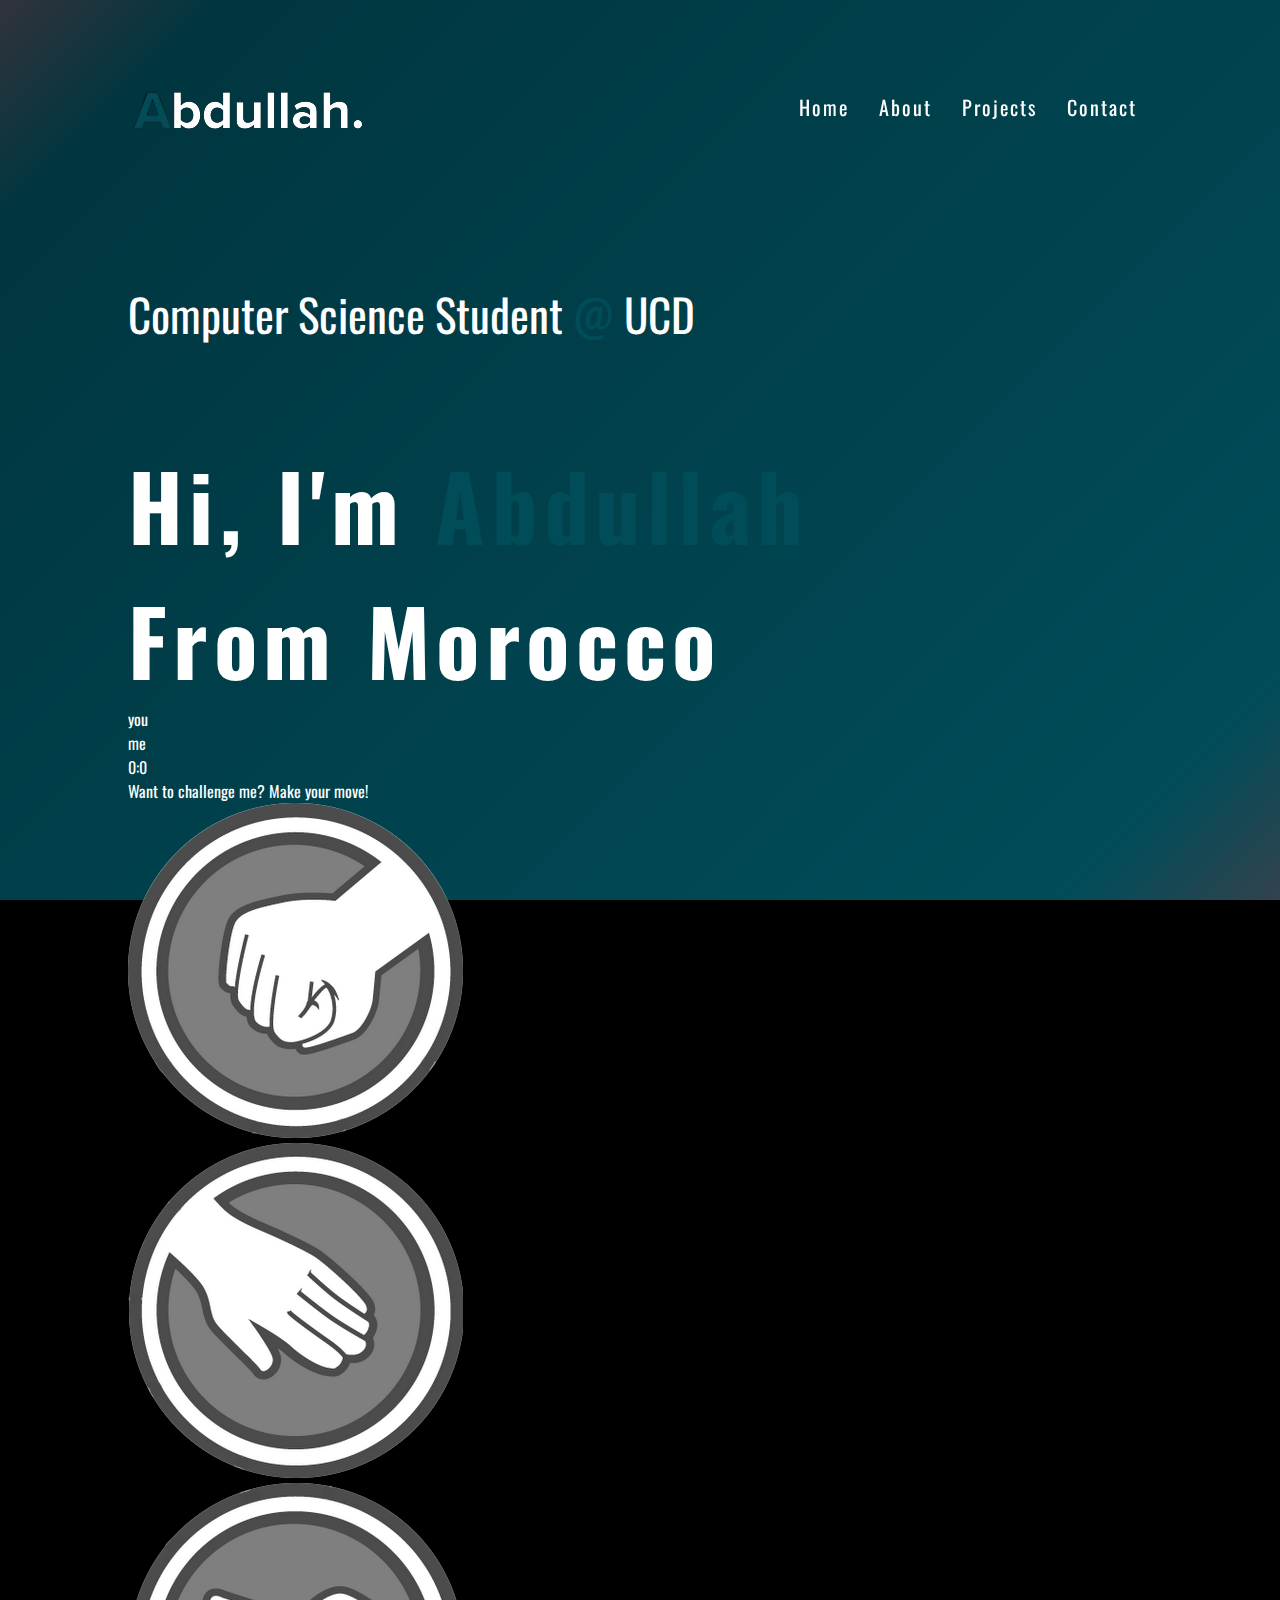
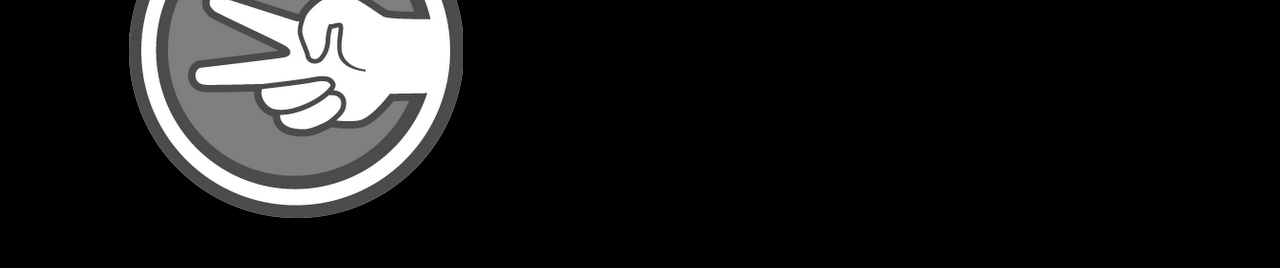
<file: index.html>
<!DOCTYPE html>
<html lang="en">
<head>
  <title>Abdullah's Portfolio</title>
  <meta charset="UTF-8">
  <meta name="viewport" content="width=device-width, initial-scale=1.0">
  <link rel="stylesheet" href="style.css">
  <link rel="stylesheet" href="https://cdnjs.cloudflare.com/ajax/libs/font-awesome/6.5.2/css/all.min.css"/>
</head>

<body>
<!----------header---------->
<div id="background">
  <div class="container">
    <nav>
      <a href="index.html">
        <img alt="logo" src="content/2-images/logo.png" class="logo">
      </a>
      <ul id="sidemenu">
        <li><a href="index.html">Home</a></li>
        <li><a href="about.html">About</a></li>
        <li><a href="projects.html">Projects</a></li>
        <li><a href="contact.html">Contact</a></li>
        <i class="fa-solid fa-xmark" onclick="closemenu()"></i>
      </ul>
      <i class="fa-solid fa-bars" onclick="openmenu()"></i>
    </nav>
    <div class="header-text">
      <p>Computer Science Student <span style="color: #004c59">@</span> UCD</p>
      <h1>Hi, I'm <span style="color: #004c59">Abdullah</span> <br>From Morocco</h1>
    </div>

    <div class="minigame">
      <div class="score-board">
        <div id="user-label" class="badge">you</div>
        <div id="computer-label" class="badge">me</div>
        <span id="user-score">0</span>:<span id="computer-score">0</span>
      </div>

      <div class="result">
        <p>Want to challenge me? Make your move!</p>
      </div>

      <div class="choices">
        <div class="choice" id="r">
          <img alt="rock" src="content/2-images/rock.png">
        </div>

        <div class="choice" id="p">
          <img alt="paper" src="content/2-images/paper.png">
        </div>

        <div class="choice" id="s">
          <img alt="scissors" src="content/2-images/scissors.png">
        </div>
      </div>

      
    </div>
    
  </div>
</div>





<script src="script.js"></script>
<script src="minigame.js"></script>
</body>
</html>
</file>
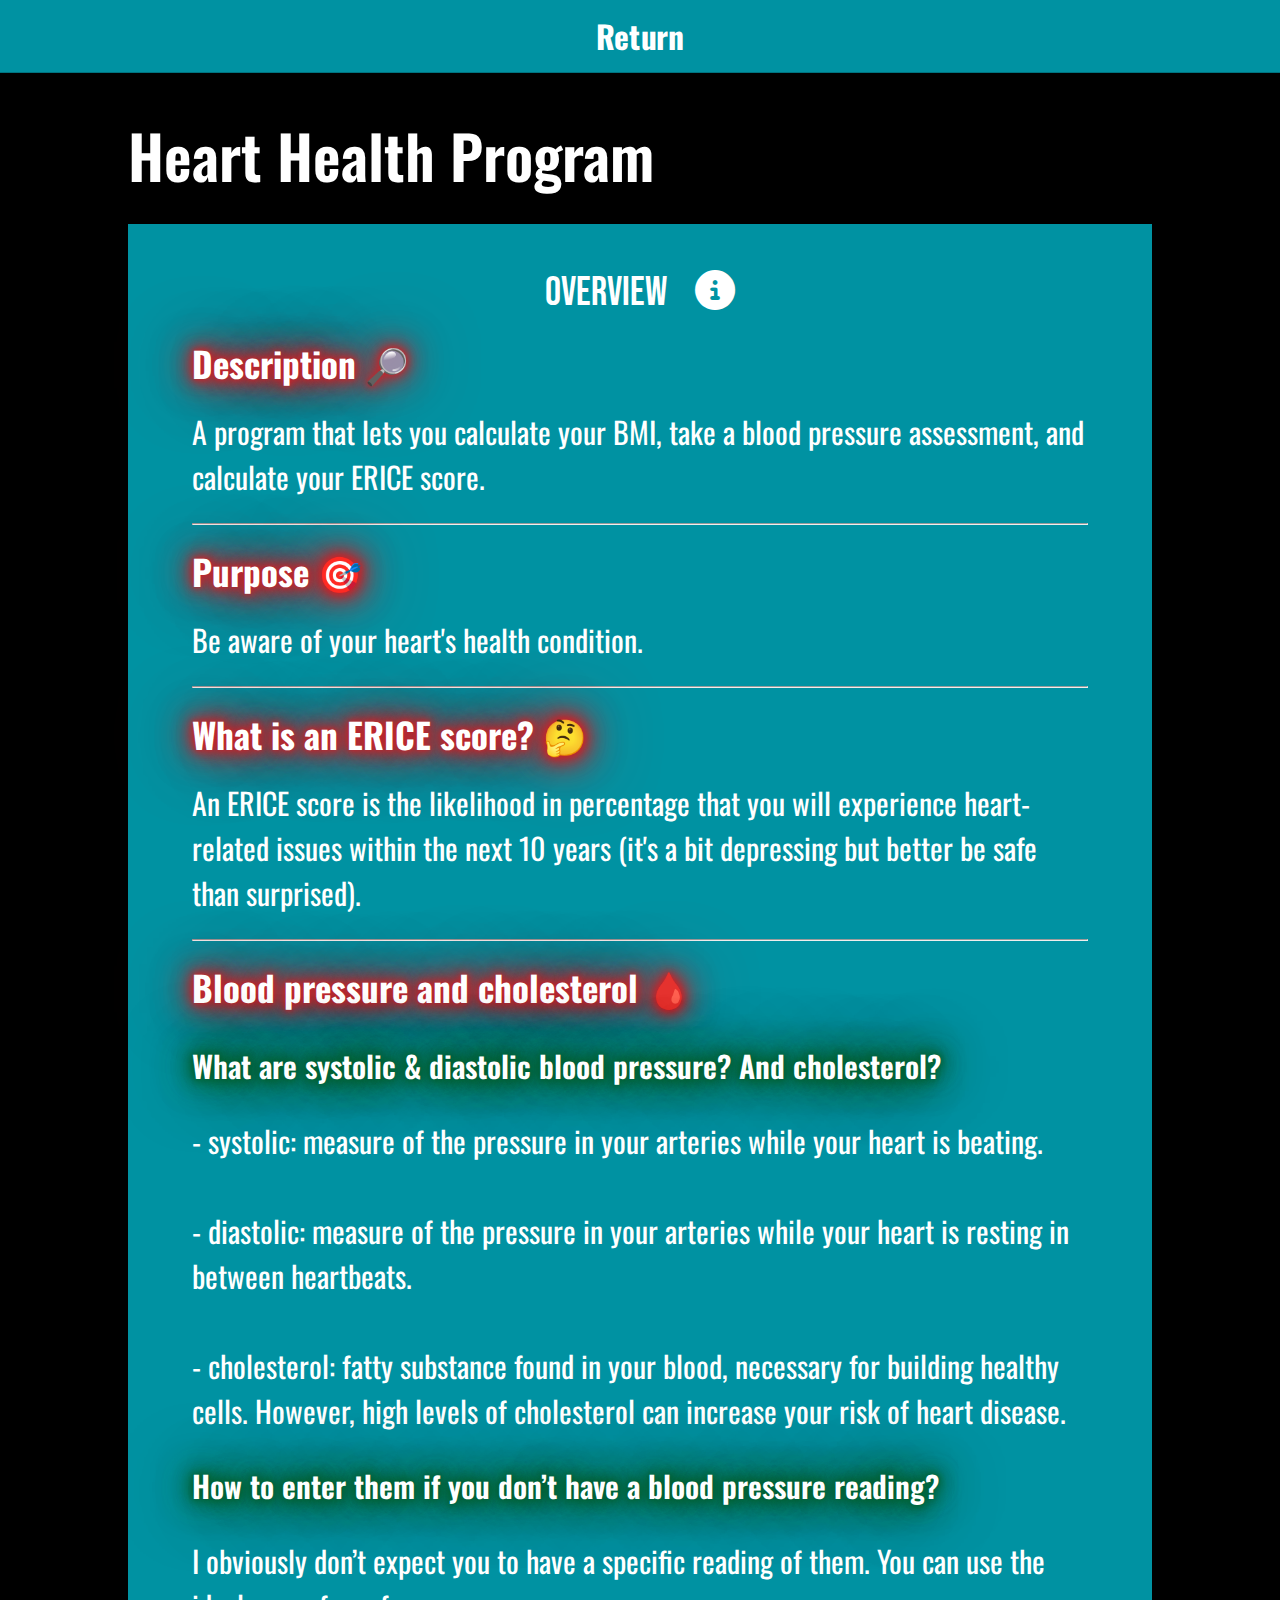
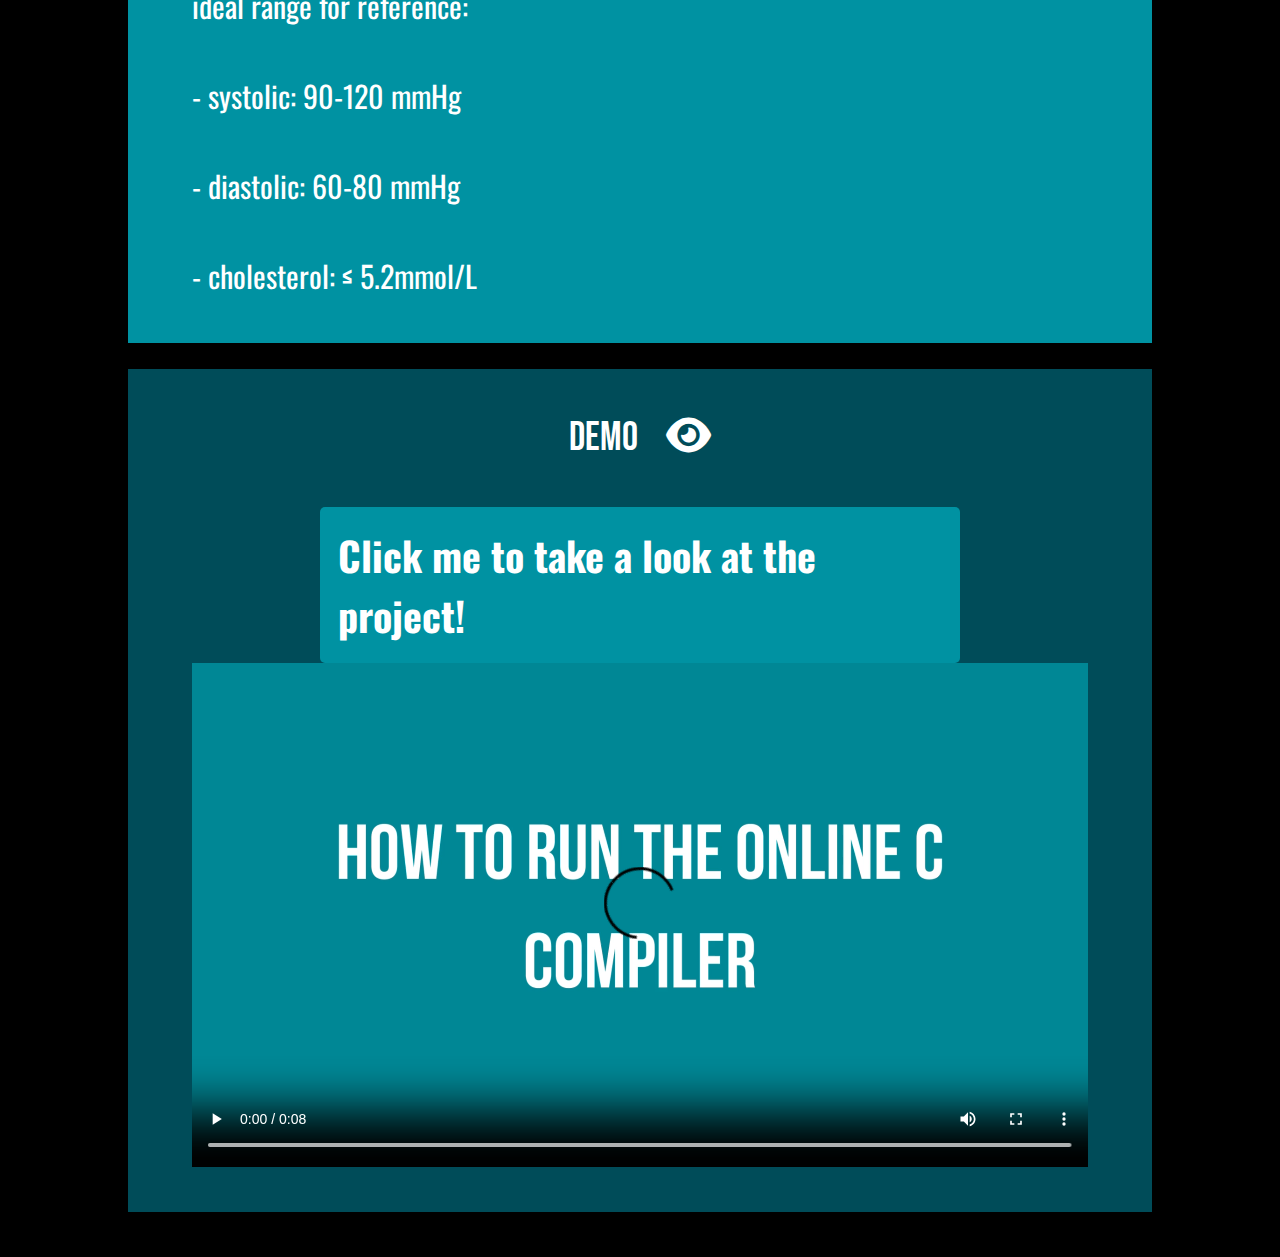
<file: 1-heart_health_program.html>
<!DOCTYPE html>
<html lang="en">
<head>
  <title>Heart Health Program</title>
  <meta charset="UTF-8">
  <meta name="viewport" content="width=device-width, initial-scale=1.0">
  <link rel="stylesheet" href="style.css">
  <link rel="stylesheet" href="https://cdnjs.cloudflare.com/ajax/libs/font-awesome/6.5.2/css/all.min.css"/>
</head>

<body>

<!----------return button---------->
<div class="container">
  <a href="index.html#projects" class="return-button">
    Return
  </a>
</div>

<!----------content---------->
<div class="container">
  <p class="title" id="project-title">Heart Health Program</p>
  
    <!----------description---------->
    <div class="project-row-1">
      <p class="sub-title">OVERVIEW <i class="fa-solid fa-circle-info"></i></p>

      <p class="project-header">Description 🔎</p>
      <p class="answer">
        A program that lets you calculate your BMI, take a blood pressure assessment, and calculate your ERICE score.
      </p>

      <br><hr>

      <p class="project-header">Purpose 🎯</p>
      <p class="answer">
        Be aware of your heart's health condition.
      </p>

      <br><hr>

      <p class="project-header">What is an ERICE score? 🤔</p>
      <p class="answer">
        An ERICE score is the likelihood in percentage that you will experience heart-related issues within the next 10 years (it's a bit depressing but better be safe than surprised).
      </p>

      <br><hr>

      <p class="project-header">Blood pressure and cholesterol 🩸</p>
      <p class="project-sub-header">What are systolic & diastolic blood pressure? And cholesterol?</p>
      <p class="answer">
        - systolic: measure of the pressure in your arteries while your heart is beating. <br><br>
        - diastolic: measure of the pressure in your arteries while your heart is resting in between heartbeats. <br><br>
        - cholesterol: fatty substance found in your blood, necessary for building healthy cells. However, high levels of cholesterol can increase your risk of heart disease.
      </p>

      <p class="project-sub-header">How to enter them if you don’t have a blood pressure reading?</p>
      <p class="answer">
        I obviously don’t expect you to have a specific reading of them. You can use the ideal range for reference: <br><br>

        - systolic: 90-120 mmHg <br><br>
        - diastolic: 60-80 mmHg <br><br>
        - cholesterol: ≤ 5.2mmol/L
      </p>

    </div>

    <!----------demo---------->
    <div class="project-row-2">
      <p class="sub-title"">DEMO <i class="fa-solid fa-eye"></i></p>

      <a href="https://onlinegdb.com/qvB1FkvDV" class="project-button">
        Click me to take a look at the project!
      </a>

      <video controls>
        <source src="project_tutorials/C_compiler.mp4" type="video/mp4">
      </video>

    </div>

<script src="script.js"></script>
</body>
</html>
</file>
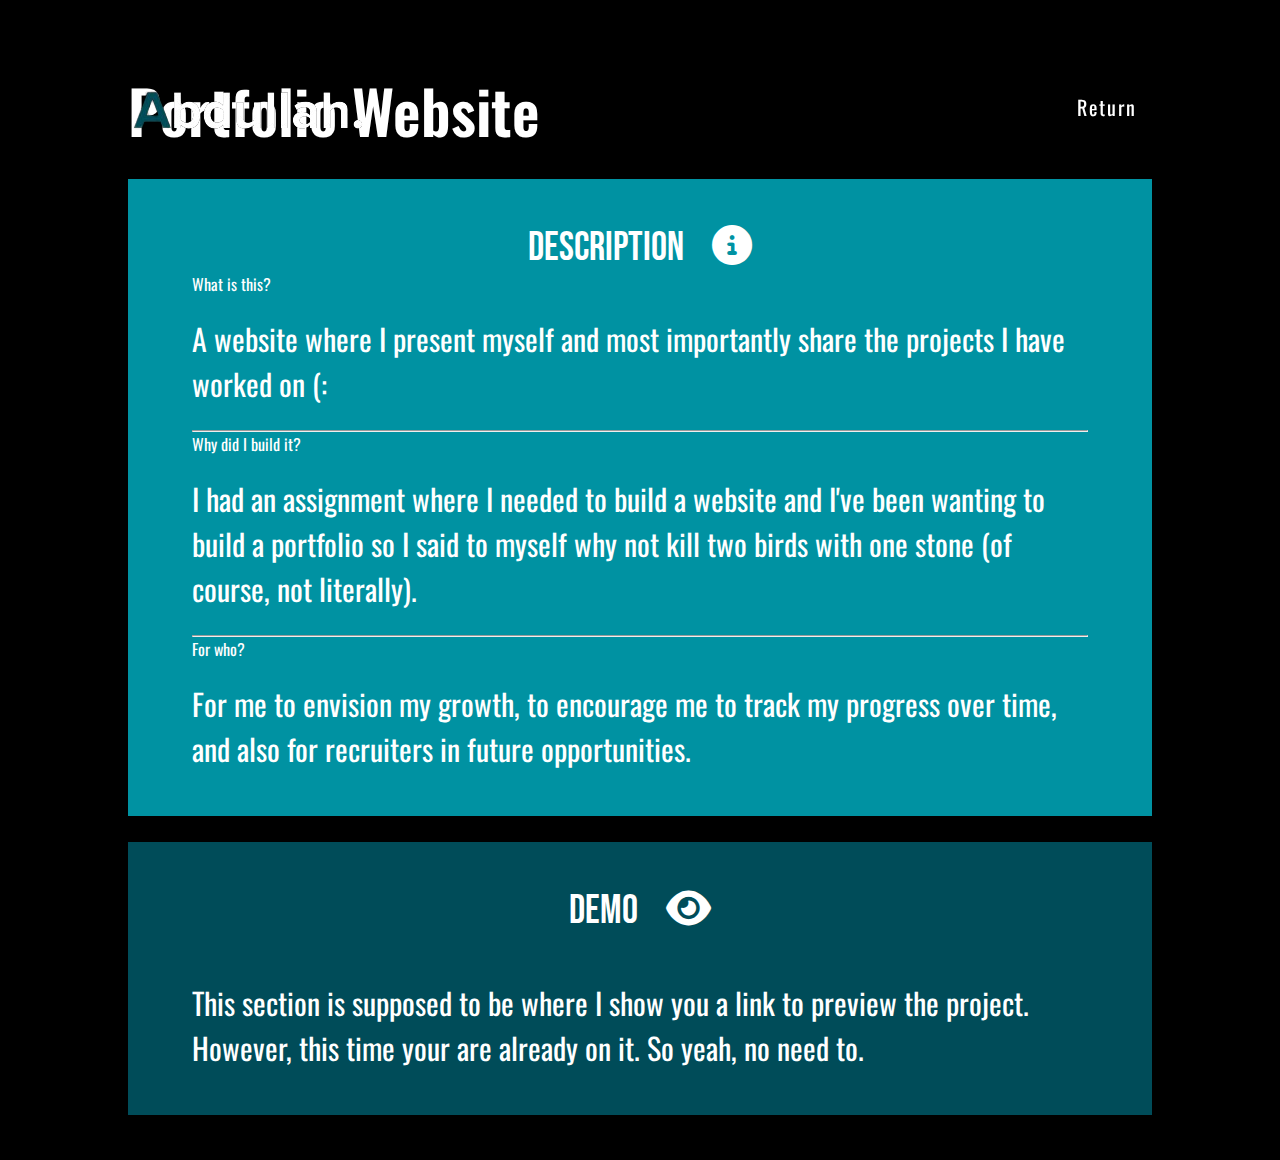
<file: 1-portfolio_website.html>
<!DOCTYPE html>
<html lang="en">
<head>
  <title>Abdullah's Portfolio</title>
  <meta charset="UTF-8">
  <meta name="viewport" content="width=device-width, initial-scale=1.0">
  <link rel="stylesheet" href="style.css">
  <link rel="stylesheet" href="https://cdnjs.cloudflare.com/ajax/libs/font-awesome/6.5.2/css/all.min.css"/>

</head>
<body>

<!----------header---------->
<div class="container">
  <nav>
    <a href="index.html">
      <img alt="logo" src="content/2-images/logo.png" class="logo">
    </a>
    <ul id="sidemenu">
      <li><a href="projects.html">Return</a></li>
      <i class="fa-solid fa-xmark" onclick="closemenu()"></i>
    </ul>
    <i class="fa-solid fa-bars" onclick="openmenu()"></i>
  </nav>
</div>

<!----------about---------->
<div class="container">
  <p class="title">Portfolio Website</p>
  

    <div class="project-row-1">
      <p class="sub-title">DESCRIPTION <i class="fa-solid fa-circle-info"></i></p>

      <p class="question">What is this?</p>
      <p class="answer">
        A website where I present myself and most importantly share the projects I have worked on (:
      </p>

      <br><hr>


      <p class="question">Why did I build it?</p>
      <p class="answer">
        I had an assignment where I needed to build a website and I've been wanting to build a portfolio so I said to myself why not kill two birds with one stone (of course, not literally).
      </p>

      <br><hr>

      <p class="question">For who?</p>
      <p class="answer">
        For me to envision my growth, to encourage me to track my progress over time, and also for recruiters in future opportunities.
      </p>
    </div>

    <div class="project-row-2">
      <p class="sub-title" id="before-video">DEMO <i class="fa-solid fa-eye"></i></p>
      
      <!--<p class="question">There is supposed to be a vide here</p>-->
      <p class="answer">
        This section is supposed to be where I show you a link to preview the project.
        <br> However, this time your are already on it. So yeah, no need to.
      </p>

    </div>


<script src="script.js"></script>
</body>
</html>
</file>
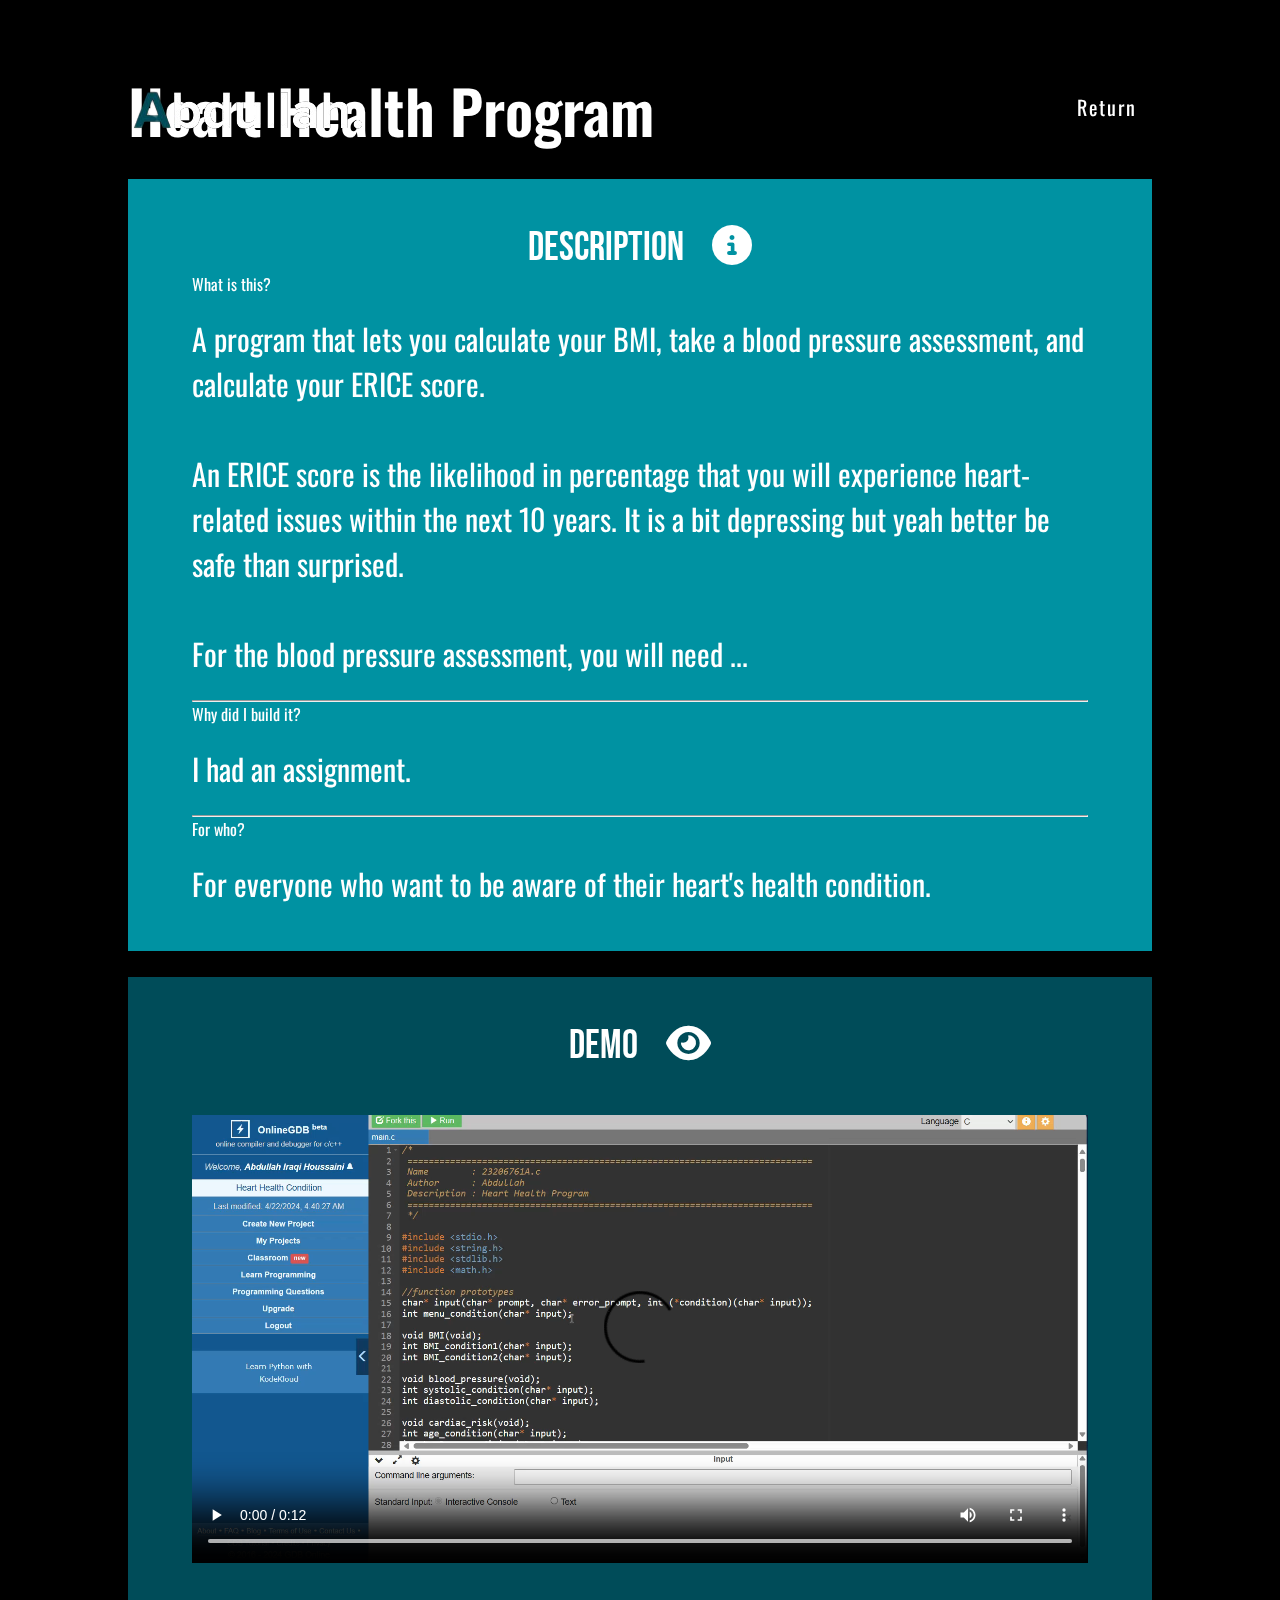
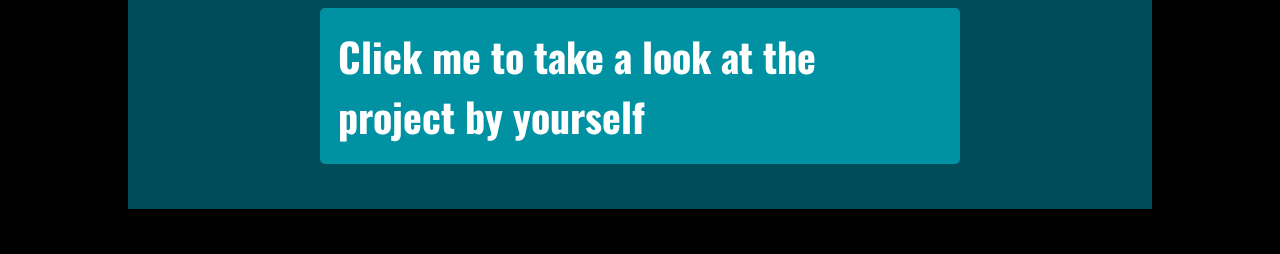
<file: 2-heart_health_program.html>
<!DOCTYPE html>
<html lang="en">
<head>
  <title>Abdullah's Portfolio</title>
  <meta charset="UTF-8">
  <meta name="viewport" content="width=device-width, initial-scale=1.0">
  <link rel="stylesheet" href="style.css">
  <link rel="stylesheet" href="https://cdnjs.cloudflare.com/ajax/libs/font-awesome/6.5.2/css/all.min.css"/>

</head>
<body>

<!----------header---------->
<div class="container">
  <nav>
    <a href="index.html">
      <img alt="logo" src="content/3-images/logo.png" class="logo">
    </a>
    <ul id="sidemenu">
      <li><a href="projects.html">Return</a></li>
      <i class="fa-solid fa-xmark" onclick="closemenu()"></i>
    </ul>
    <i class="fa-solid fa-bars" onclick="openmenu()"></i>
  </nav>
</div>

<!----------about---------->
<div class="container">
  <p class="title">Heart Health Program</p>
  

    <div class="project-row-1">
      <p class="sub-title">DESCRIPTION <i class="fa-solid fa-circle-info"></i></p>

      <p class="question">What is this?</p>
      <p class="answer">
        A program that lets you calculate your BMI, take a blood pressure assessment, and calculate your ERICE score.
        <br><br> An ERICE score is the likelihood in percentage that you will experience heart-related issues within the next 10 years. It is a bit depressing but yeah better be safe than surprised.
        <br><br> For the blood pressure assessment, you will need ...
      </p>

      <br><hr>


      <p class="question">Why did I build it?</p>
      <p class="answer">
        I had an assignment.
      </p>

      <br><hr>

      <p class="question">For who?</p>
      <p class="answer">
        For everyone who want to be aware of their heart's health condition.
      </p>
    </div>

    <div class="project-row-2">
      <p class="sub-title" id="before-video">DEMO <i class="fa-solid fa-eye"></i></p>
      <video id="project-video" controls>
        <source src="projects/2-heart_health_program/tutorial.mp4" type="video/mp4">
        Your browser does not support the video tag.
      </video>

      <div class="project-button-container">
        <a href="https://your-project-link.com" class="project-button" target="_blank">Click me to take a look at the project by yourself</a>
      </div>

    </div>


<script src="script.js"></script>
</body>
</html>
</file>
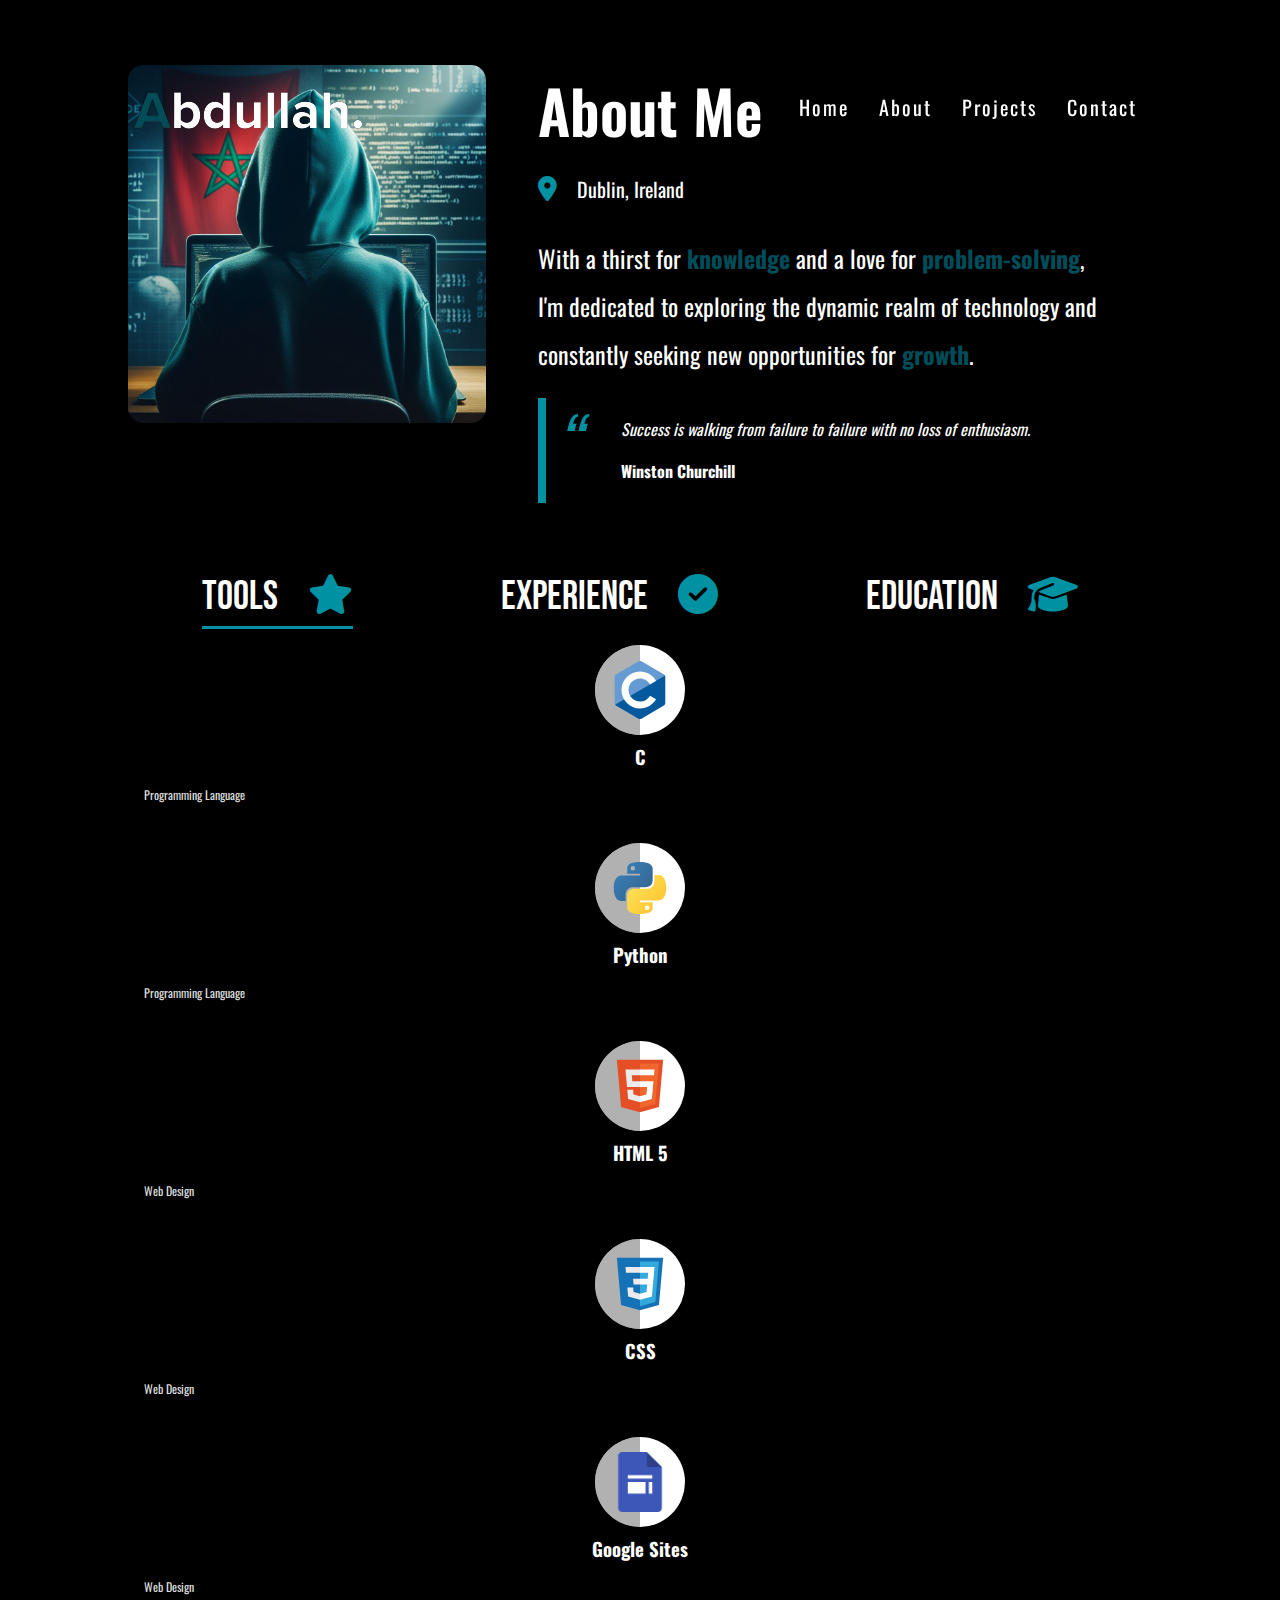
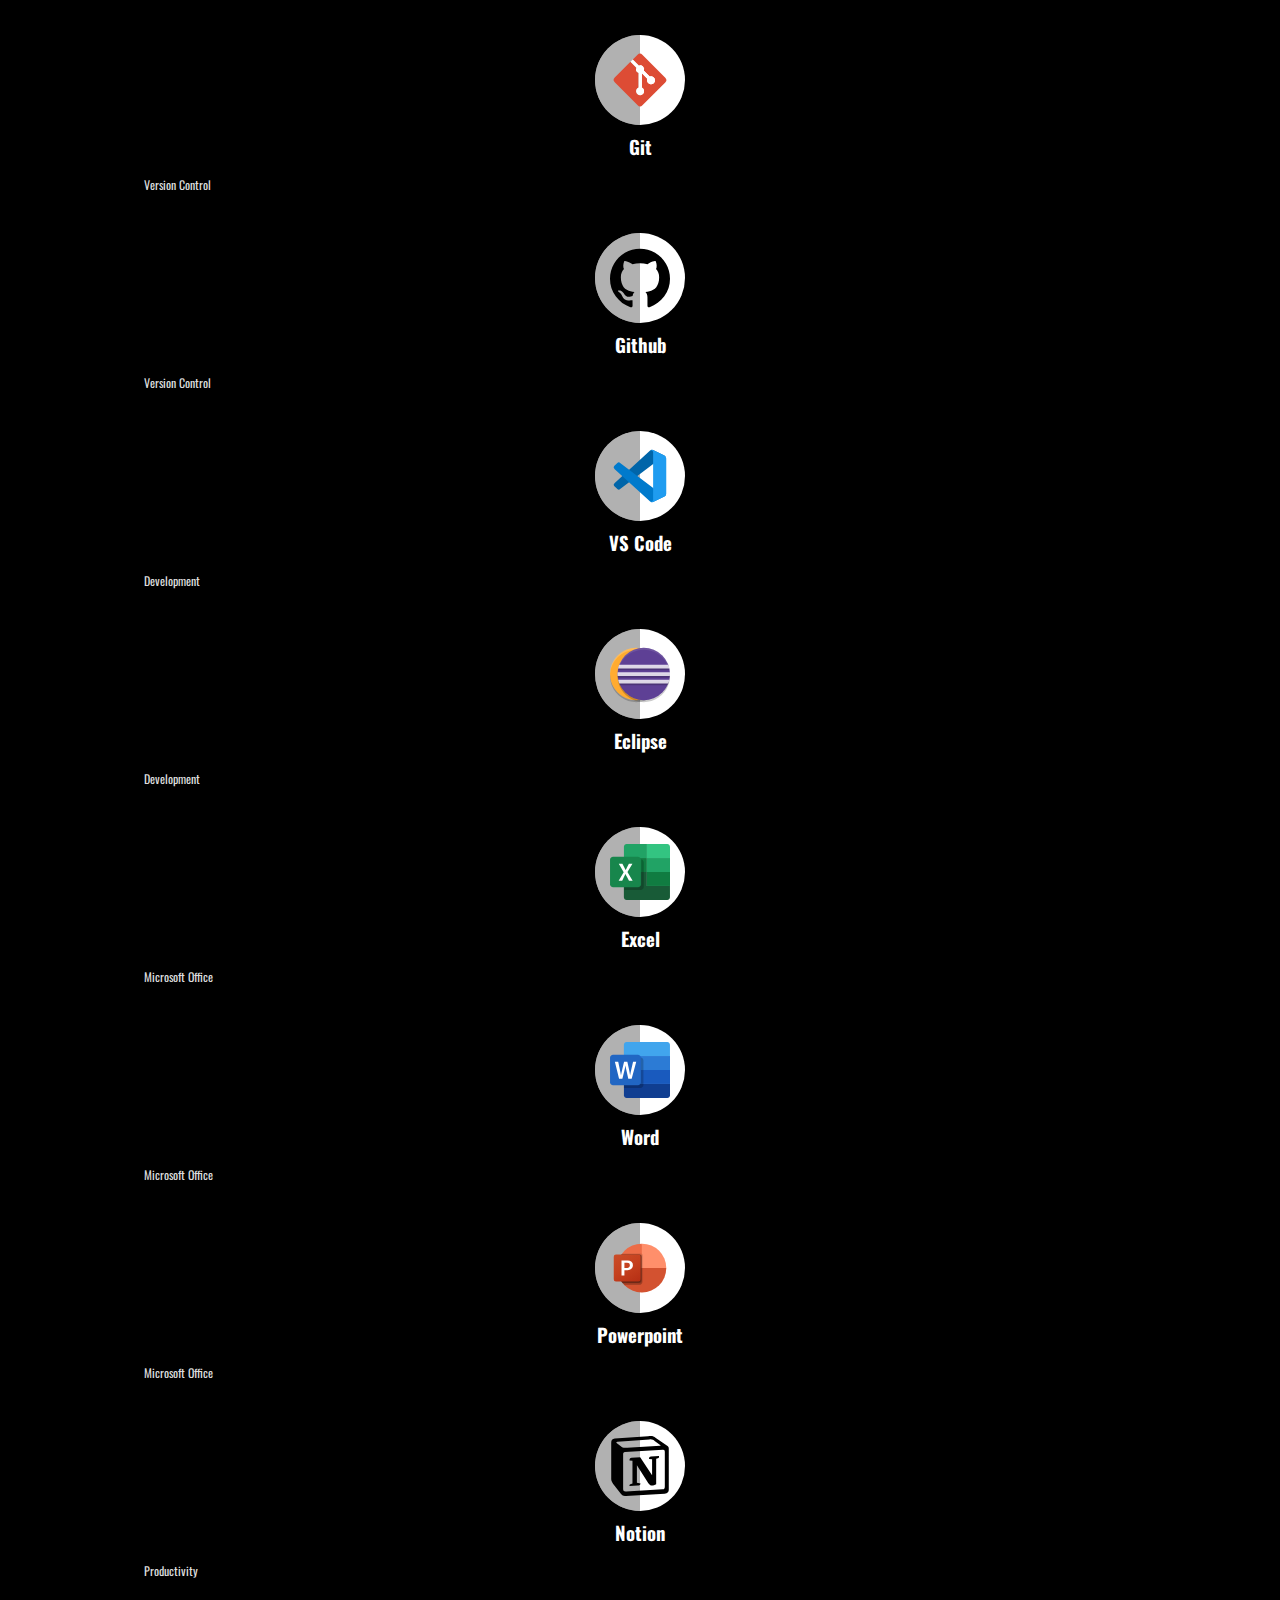
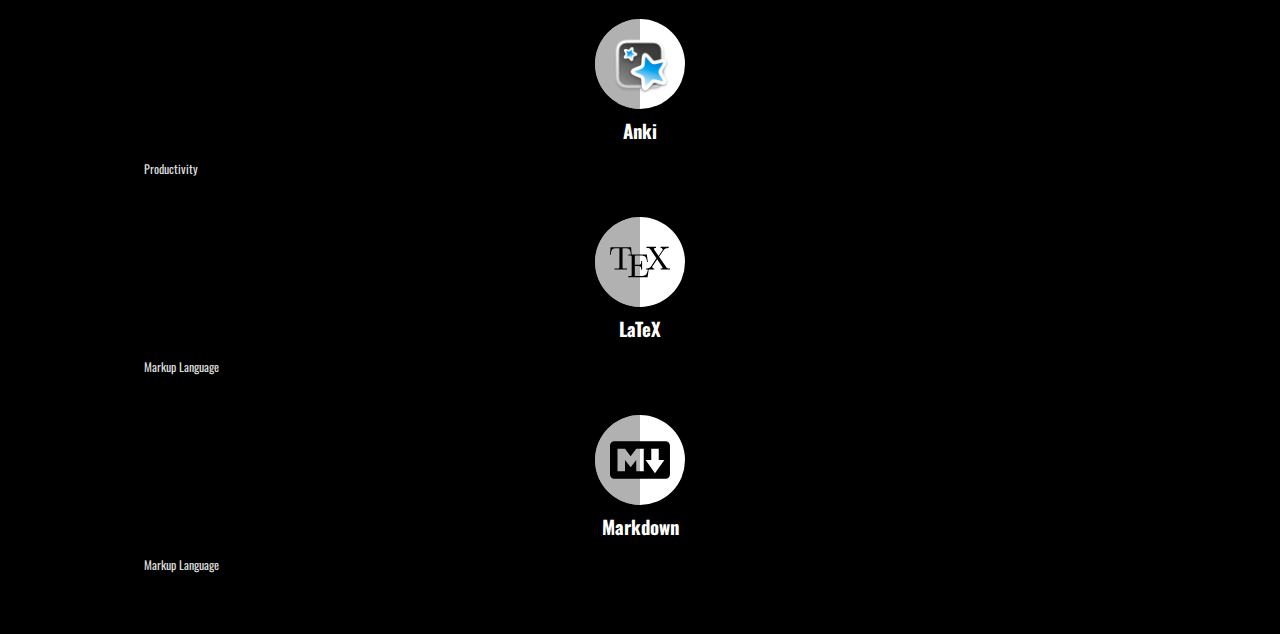
<file: about.html>
<!DOCTYPE html>
<html lang="en">
<head>
  <title>Abdullah's Portfolio</title>
  <meta charset="UTF-8">
  <meta name="viewport" content="width=device-width, initial-scale=1.0">
  <link rel="stylesheet" href="style.css">
  <link rel="stylesheet" href="https://cdnjs.cloudflare.com/ajax/libs/font-awesome/6.5.2/css/all.min.css"/>
</head>

<body>
<!----------header---------->
<div class="container">
  <nav>
    <a href="index.html">
      <img alt="logo" src="content/3-images/logo.png" class="logo">
    </a>
    <ul id="sidemenu">
      <li><a href="index.html">Home</a></li>
      <li><a href="about.html">About</a></li>
      <li><a href="projects.html">Projects</a></li>
      <li><a href="contact.html">Contact</a></li>
      <i class="fa-solid fa-xmark" onclick="closemenu()"></i>
    </ul>
    <i class="fa-solid fa-bars" onclick="openmenu()"></i>
  </nav>
</div>

<!----------about---------->
<div class="container">
  <div class="row">

    <div class="about-col-1">
      <img alt="about" src="content/3-images/about.jpeg">
    </div>

    <div class="about-col-2">
      <h1 class="title" id="title-about-me">About Me</h1>
      <p id="text-location">
        <i class="fa-solid fa-location-dot"></i> Dublin, Ireland
      </p>
      <p id="about-text">
        With a thirst for <span style="color: #004c59"><b>knowledge</b></span> and a love for <span style="color: #004c59"><b>problem-solving</b></span>, <br>
        I'm dedicated to exploring the dynamic realm of technology and constantly seeking new opportunities for <span style="color: #004c59"><b>growth</b></span>.
      </p>
      <blockquote>
        Success is walking from failure to failure with no loss of enthusiasm.
        <span>Winston Churchill</span>
      </blockquote>
    </div>

  </div>
  <div class="tab-titles">
    <p class="tab-links active-link" onclick="opentab('tools')">Tools<i class="fa-solid fa-star"></i></p>
    <p class="tab-links" onclick="opentab('experience')">Experience<i class="fa-solid fa-circle-check"></i></p>
    <p class="tab-links" onclick="opentab('education')">Education<i class="fa-solid fa-graduation-cap"></i></p>
  </div>

<div class="tab-contents active-tab" id="tools">
  <!----------tools---------->
  <div class="tools-container">

    <!----------1 c---------->
    <div class="icon-box">
      <div class="icon-title">
        <div class="img">
          <img src="content/1-icons/1-tools/1-c.svg" class="icon">
        </div>
        <h3>C</h3>
      </div>
      <p>Programming Language</p>
    </div>

    <!----------2 python---------->
    <div class="icon-box">
      <div class="icon-title">
        <div class="img">
          <img src="content/1-icons/1-tools/2-python.svg" class="icon">
        </div>
        <h3>Python</h3>
      </div>
      <p>Programming Language</p>
    </div>

    <!----------3 html---------->
    <div class="icon-box">
      <div class="icon-title">
        <div class="img">
          <img src="content/1-icons/1-tools/3-html.svg" class="icon">
        </div>
        <h3>HTML 5</h3>
      </div>
      <p>Web Design</p>
    </div>

    <!----------4 css---------->
    <div class="icon-box">
      <div class="icon-title">
        <div class="img">
          <img src="content/1-icons/1-tools/4-css.svg" class="icon">
        </div>
        <h3>CSS</h3>
      </div>
      <p>Web Design</p>
    </div>

    <!----------5 google sites---------->
    <div class="icon-box">
      <div class="icon-title">
        <div class="img">
          <img src="content/1-icons/1-tools/5-google_sites.png" class="icon">
        </div>
        <h3>Google Sites</h3>
      </div>
      <p>Web Design</p>
    </div>

    <!----------6 git---------->
    <div class="icon-box">
      <div class="icon-title">
        <div class="img">
          <img src="content/1-icons/1-tools/6-git.svg" class="icon">
        </div>
        <h3>Git</h3>
      </div>
      <p>Version Control</p>
    </div>

    <!----------7 github---------->
    <div class="icon-box">
      <div class="icon-title">
        <div class="img">
          <img src="content/1-icons/1-tools/7-github.svg" class="icon">
        </div>
        <h3>Github</h3>
      </div>
      <p>Version Control</p>
    </div>

    <!----------8 vs code---------->
    <div class="icon-box">
      <div class="icon-title">
        <div class="img">
          <img src="content/1-icons/1-tools/8-vs_code.svg" class="icon">
        </div>
        <h3>VS Code</h3>
      </div>
      <p>Development</p>
    </div>

    <!----------9 excel---------->
    <div class="icon-box">
      <div class="icon-title">
        <div class="img">
          <img src="content/1-icons/1-tools/9-eclipse.svg" class="icon">
        </div>
        <h3>Eclipse</h3>
      </div>
      <p>Development</p>
    </div>

    <!----------10 word---------->
    <div class="icon-box">
      <div class="icon-title">
        <div class="img">
          <img src="content/1-icons/1-tools/10-excel.svg" class="icon">
        </div>
        <h3>Excel</h3>
      </div>
      <p>Microsoft Office</p>
    </div>

    <!----------11 powerpoint---------->
    <div class="icon-box">
      <div class="icon-title">
        <div class="img">
          <img src="content/1-icons/1-tools/11-word.svg" class="icon">
        </div>
        <h3>Word</h3>
      </div>
      <p>Microsoft Office</p>
    </div>

    <!----------12 notion---------->
    <div class="icon-box">
      <div class="icon-title">
        <div class="img">
          <img src="content/1-icons/1-tools/12-powerpoint.svg" class="icon">
        </div>
        <h3>Powerpoint</h3>
      </div>
      <p>Microsoft Office</p>
    </div>

    <!----------13 anki---------->
    <div class="icon-box">
      <div class="icon-title">
        <div class="img">
          <img src="content/1-icons/1-tools/13-notion.svg" class="icon">
        </div>
        <h3>Notion</h3>
      </div>
      <p>Productivity</p>
    </div>

    <!----------14 anki---------->
    <div class="icon-box">
      <div class="icon-title">
        <div class="img">
          <img src="content/1-icons/1-tools/14-anki.png" class="icon">
        </div>
        <h3>Anki</h3>
      </div>
      <p>Productivity</p>
    </div>

    <!----------15 latex---------->
    <div class="icon-box">
      <div class="icon-title">
        <div class="img">
          <img src="content/1-icons/1-tools/15-latex.svg" class="icon">
        </div>
        <h3>LaTeX</h3>
      </div>
      <p>Markup Language</p>
    </div>

    <!----------16 markdown---------->
    <div class="icon-box">
      <div class="icon-title">
        <div class="img">
          <img src="content/1-icons/1-tools/16-markdown.svg" class="icon">
        </div>
        <h3>Markdown</h3>
      </div>
      <p>Markup Language</p>
    </div>

  </div>
</div>





<div class="tab-contents" id="experience">
  <div class="experience-container">
  <!----------experience---------->

    <!----------mobiblanc---------->
    <div class="icon-box">
      <div class="icon-title">
        <div class="img">
          <img src="content/1-icons/2-experience/1-mobiblanc.jpeg" class="icon">
        </div>
        <h3>Artificial Intelligence Intern</h3>
      </div>  
      <h5>Mobiblanc</h5>
      <p>Jul 2022</p>
    </div>

    <!----------lafactory---------->
    <div class="icon-box">
      <div class="icon-title">
        <div class="img">
          <img src="content/1-icons/2-experience/2-lafactory.jpeg" class="icon">
        </div>
        <h3>Startup Accelerrator Intern</h3>
      </div>
      <h5>LaFactory</h5>
      <p>Dec 2019</p>
    </div>

    <!----------holomedia---------->
    <div class="icon-box">
      <div class="icon-title">
        <div class="img">
          <img src="content/1-icons/2-experience/3-holomedia.jpeg" class="icon">
        </div>
        <h3>Marketing Intern</h3>
      </div>
      <h5>HoloMedia</h5>
      <p>Oct 2019</p>
    </div>

  </div>
</div>





<div class="tab-contents" id="education">
  <div class="education-container">
    <!----------experience---------->
  
      <!----------ucd---------->
      <div class="icon-box">
        <div class="icon-title">
          <div class="img">
            <img src="content/1-icons/3-education/1-ucd.jpeg" class="icon">
          </div>
          <h3>University College Dublin (UCD)</h3>
        </div>  
        <h5>Bachelor of Science, Computer Science</h5>
        <p>Sep 2023 - Present</p>
      </div>

      <!----------lyautey---------->
      <div class="icon-box">
        <div class="icon-title">
          <div class="img">
            <img src="content/1-icons/3-education/2-lyautey.jpeg" class="icon">
          </div>
          <h3>Lycée Lyautey</h3>
        </div>  
        <h5>French Baccalaureate</h5>
        <p>Sep 2016 - July 2023</p>
      </div>

  </div>
</div>

<script src="script.js"></script>
</body>
</html>
</file>
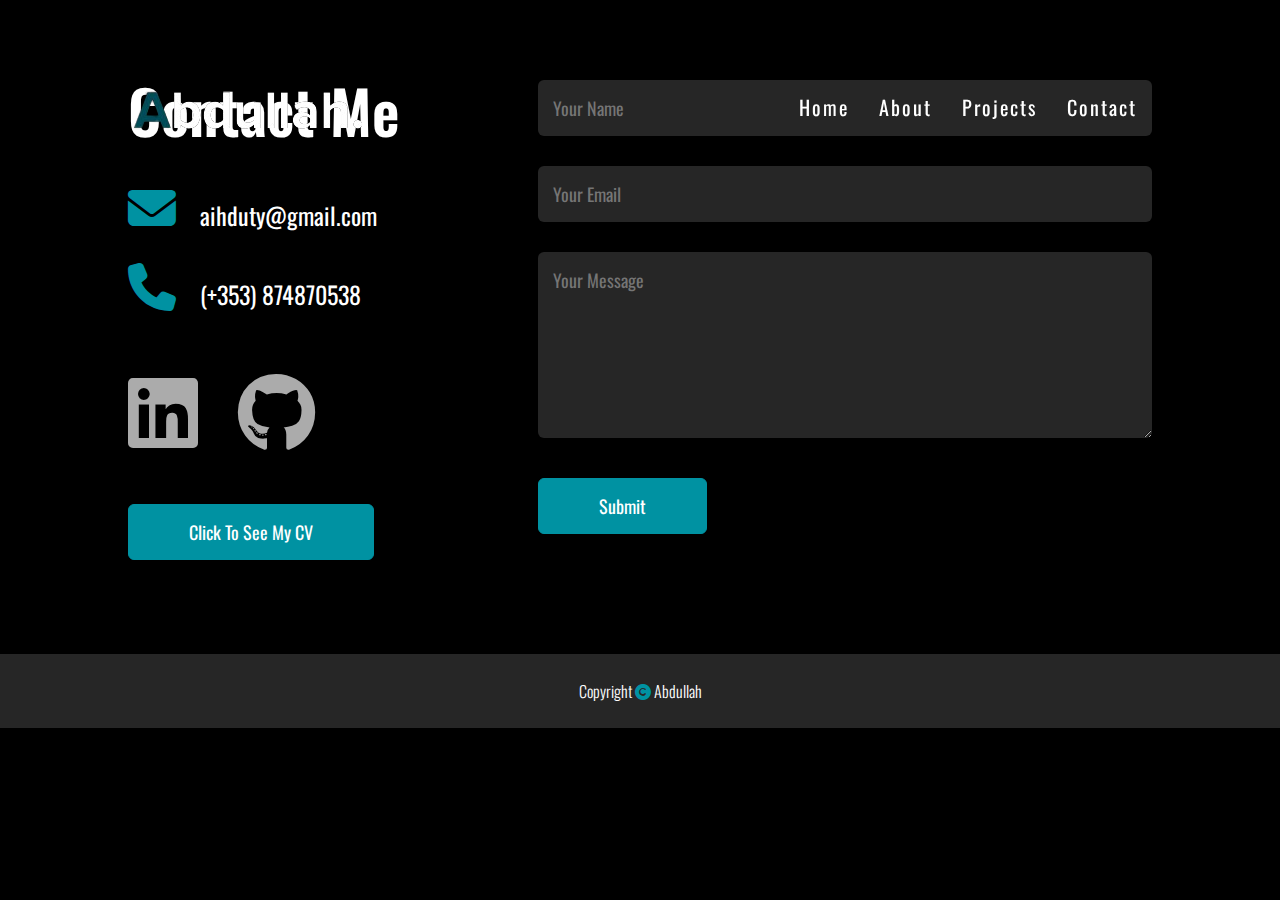
<file: contact.html>
<!DOCTYPE html>
<html lang="en">
<head>
  <title>Abdullah's Portfolio</title>
  <meta charset="UTF-8">
  <meta name="viewport" content="width=device-width, initial-scale=1.0">
  <link rel="stylesheet" href="style.css">
  <link rel="stylesheet" href="https://cdnjs.cloudflare.com/ajax/libs/font-awesome/6.5.2/css/all.min.css"/>
</head>

<body>
<!----------header---------->
<div class="container">
  <nav>
    <a href="index.html">
      <img alt="logo" src="content/3-images/logo.png" class="logo">
    </a>
    <ul id="sidemenu">  
      <li><a href="index.html">Home</a></li>
      <li><a href="about.html">About</a></li>
      <li><a href="projects.html">Projects</a></li>
      <li><a href="contact.html">Contact</a></li>
      <i class="fa-solid fa-xmark" onclick="closemenu()"></i>
    </ul>
    <i class="fa-solid fa-bars" onclick="openmenu()"></i>
  </nav>
</div>

<!----------contact---------->
<div id="contact">
  <div class="container">
    <div class="row">

      <div class="contact-left">
        <h1 class="title">Contact Me</h1>
        <p> <i class="fa-solid fa-envelope"></i> aihduty@gmail.com</p>
        <p> <i class="fa-solid fa-phone"></i> (+353) 874870538</p>
        <div class="social-icons">
          <a href="https://www.linkedin.com/in/abdullah-iraqi-houssaini/"><i class="fa-brands fa-linkedin"></i></a>
          <a href="https://github.com/tzolic"><i class="fa-brands fa-github"></i></a>
        </div>
        <a href="content/2-CV/CV.pdf" target="_blank" class="contact-button">Click To See My CV</a>
      </div>

      <div class="contact-right">
        <form name="submit-to-google-sheet">
          <input type="text" name="Name" placeholder="Your Name" required>
          <input type="email" name="Email" placeholder="Your Email" required>
          <textarea name="Message" rows="6" placeholder="Your Message" required></textarea>
          <button type="submit" class="contact-button">Submit</button>
        </form>
        <span id="msg"></span>
      </div>

    </div>
  </div>

  <div class="copyright">
    <p>Copyright <i class="fa-solid fa-copyright"></i> Abdullah</p>
  </div>
</div>

<script src="script.js"></script>
</body>
</html>
</file>
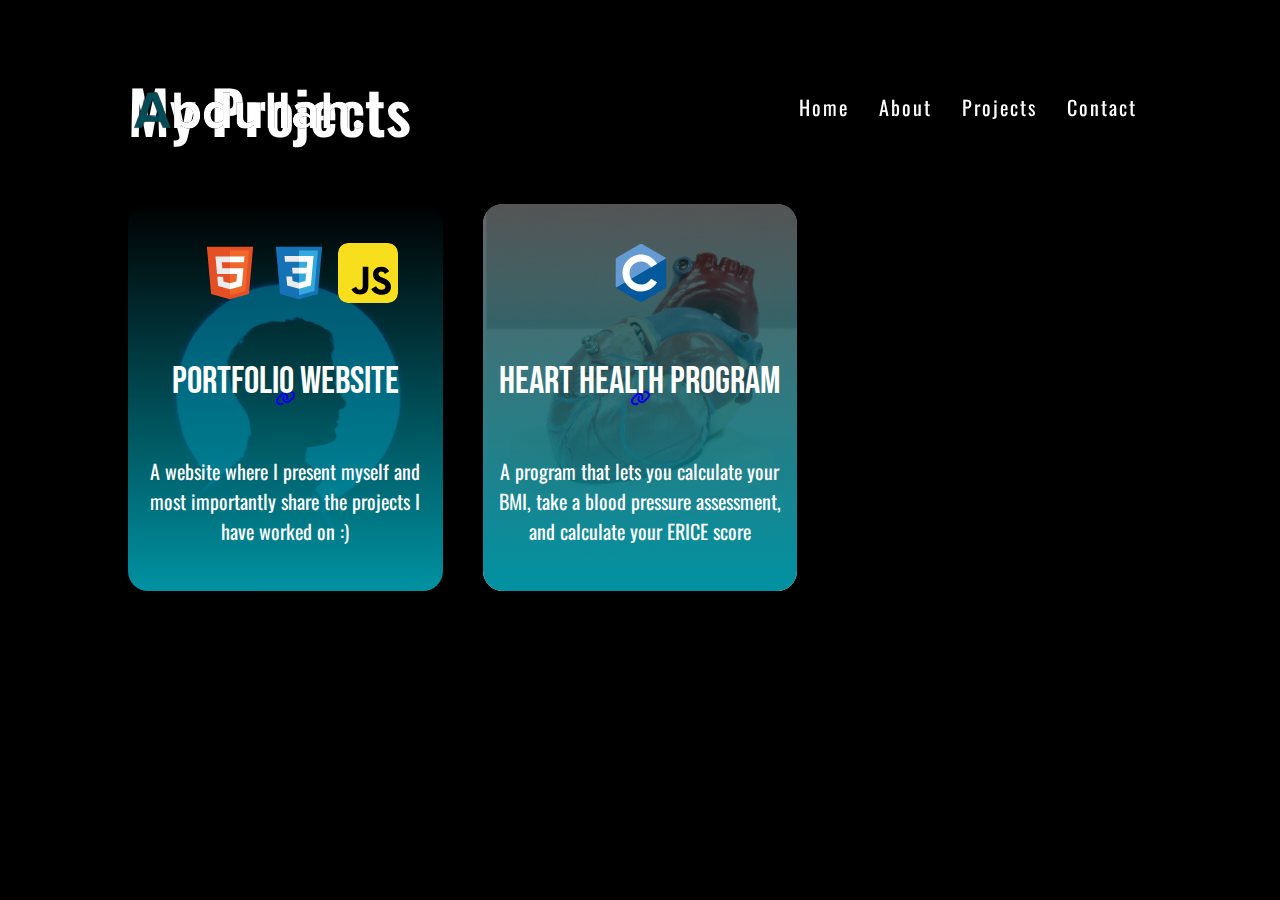
<file: projects.html>
<!DOCTYPE html>
<html lang="en">
<head>
  <title>Abdullah's Portfolio</title>
  <meta charset="UTF-8">
  <meta name="viewport" content="width=device-width, initial-scale=1.0">
  <link rel="stylesheet" href="style.css">
  <link rel="stylesheet" href="https://cdnjs.cloudflare.com/ajax/libs/font-awesome/6.5.2/css/all.min.css"/>
</head>

<body>
<!----------header---------->
<div class="container">
  <nav>
    <a href="index.html">
      <img alt="logo" src="content/3-images/logo.png" class="logo">
    </a>
    <ul id="sidemenu">
      <li><a href="index.html">Home</a></li>
      <li><a href="about.html">About</a></li>
      <li><a href="projects.html">Projects</a></li>
      <li><a href="contact.html">Contact</a></li>
      <i class="fa-solid fa-xmark" onclick="closemenu()"></i>
    </ul>
    <i class="fa-solid fa-bars" onclick="openmenu()"></i>
  </nav>
</div>

<!----------projects---------->
<div id="projects">
  <div class="container">
    <h1 class="title">My Projects</h1>
    <div class="project-list">

      <!----------1 portfolio website---------->
      <div class="project">
        <img src="projects/1-portfolio_website/cover.png">
        <div class="layer">
          <div>
            <img src="content/1-icons/1-tools/3-html.svg">
            <img src="content/1-icons/1-tools/4-css.svg">
            <img src="content/1-icons/4-no_use/javascript.svg">
          </div>

          <h3>Portfolio Website</h3>
          <p>A website where I present myself and most importantly share the projects I have worked on :)</p>
          <a href="1-portfolio_website.html"><i class="fa-solid fa-link"></i></a>
        </div>
      </div>

      <!----------2 heart health program---------->
      <div class="project">
        <img src="projects/2-heart_health_program/cover.png">
        <div class="layer">
          <div>
            <img src="content/1-icons/1-tools/1-c.svg">
          </div>

          <h3>Heart Health Program</h3>
          <p>A program that lets you calculate your BMI, take a blood pressure assessment, and calculate your ERICE score</p>
          <a href="2-heart_health_program.html"><i class="fa-solid fa-link"></i></a>
        </div>
      </div>

  </div>
</div>

<script src="script.js"></script>
</body>
</html>
</file>
<file: style.css>
@import url('https://fonts.googleapis.com/css2?family=IBM+Plex+Sans:ital,wght@0,100;0,200;0,300;0,400;0,500;0,600;0,700;1,100;1,200;1,300;1,400;1,500;1,600;1,700&family=Oswald:wght@200..700&display=swap');
@import url("https://fonts.googleapis.com/css2?family=Bebas+Neue&display=swap");

*{
  font-family: 'Oswald', sans-serif;
  margin: 0;
  padding: 0;
  box-sizing: border-box;
}

html{
  scroll-behavior: smooth;
}

body{
  background: #000;
  color: #fff;
}

.top-space{
  margin-top: 10%;
}

#background{
  width: 100%;
  height: 100vh;
  background: linear-gradient(-45deg, #C1272D, #004C59, #00414C, #003640, #C1272D);
  animation: gradient 6s ease infinite;

  background-position: center;
  background-size: 200% 100%;
  background-repeat: no-repeat; 
}

@keyframes gradient {
  0% {
      background-position: 0% 50%;
  }
  50% {
      background-position: 100% 50%;
  }
  100% {
      background-position: 0% 50%;
  }
}


.container{
  padding: 10px 10% 3.5%;
}

nav{
  position: fixed;
  top: 0;
  left: 0;
  width: 100%;
  display: flex;
  align-items: center;
  justify-content: space-between;
  transition: 0.6s;
  padding: 4% 10%;
  z-index: 1000;
}

nav ul{
  position: relative;
  display: flex;
  justify-content: center;
  align-items: center;
}

nav.sticky{
  padding: 1% 10%;
  background: #0092a2;
}

nav.sticky ul li a{
  color: #fff;
}

nav.sticky .logo{
  color: #fff;
}

nav.sticky ul li a::after{
  background: #fff;
}

nav .logo{
  position: relative;
  font-weight: 700;
  color: #fff;
  text-decoration: none;
  font-size: 2em;
  text-transform: uppercase;
  letter-spacing: 2px;
  transition: 0.6s;
}

nav .logo span{
  color: #0092a2;
}

nav.sticky .logo span{
  color: #fff;
}

nav ul li{
  position: relative;
  list-style: none;

}

nav ul li a{
  font-size: 20px;
  position: relative;
  margin: 0 15px;
  text-decoration: none;
  color: #fff;
  letter-spacing: 2px;
  font-weight: 500px;
  transition: 0.6s;
}

nav ul li a::after{
  content: '';
  width: 0;
  height: 3px;
  background: #0092a2;
  position: absolute;
  left: 0;
  bottom: -6px;
  transition: 0.5s;
}

nav ul li a:hover::after{
  width: 100%;
}

#morocco-word{
  color: #C1272D;
}

.header-text{
  margin-top: 30vh;
  font-size: 5vh;
}

.header-text h1{
  margin-top: 10vh;
  font-size: 10vh;
  letter-spacing: 0.5vw;
  line-height: 1.5;
}

/*----------about part1----------*/

.row{
  display: flex;
  justify-content: space-between;
  flex-wrap: wrap;
}

.about-col-1{
  flex-basis: 35%;
}

.about-col-1 img{
  width: 100%;
  border-radius: 15px;
}

.about-col-2{
  flex-basis: 60%;
}

.about-col-2 #about-text{
  font-size: 24px;
  line-height: 2;
}

.title{
  font-size: 60px;
  font-weight: 600;
  color: #fff;
}

#text-location{
  margin-top: 20px;
  margin-bottom: 30px;
  font-size: 20px;
}

#text-location i{
  color: #0092a2;
  margin-right: 15px;
  font-size: 25px;
}

blockquote{
  font-size: 16px;
  width:100%;
  margin:20px auto;
  font-style:italic;
  color: #fff;
  padding:1.2em 30px 1.2em 75px;
  border-left:8px solid #0092a2 ;
  line-height:1.6;
  position: relative;
  background:#000;
}

blockquote::before{
  content: "\201C";
  color:#0092a2;
  font-size:4em;
  position: absolute;
  left: 10px;
  top:-10px;
}

blockquote::after{
  content: '';
}

blockquote span{
  display:block;
  color:#fff;
  font-style: normal;
  font-weight: bold;
  margin-top:1em;
}

/*----------about part2----------*/

.tab-titles{
  display: flex;
  margin: 50px 0 0;
}

.tab-titles p i{
  color: #0092a2;
  margin-left: 30px;
}

.tab-links{ 
  margin-right: 50px;
  font-size: 40px;
  font-family: 'Bebas Neue';
  margin: 0 auto;
  font-weight: 500;
  cursor: pointer;
  position: relative;
}

.tab-links::after{
  content: '';
  width: 0;
  height: 3px;
  background: #0092a2;
  position: absolute;
  left: 0;
  bottom: -8px;
  transition: 0.5s;
}

.tab-links.active-link::after{
  width: 100%;
}

.tab-contents ul li{
  list-style: none;
}

.tab-contents{
  display: none;
}

.tab-contents.active-tab{
  display: block;
}

.skills-container{
  display: grid;
  grid-template-columns: repeat(6,1fr);
  grid-gap: 1rem;
  justify-content: center;
  align-items: center;
  text-align: center;
  padding: 3rem 80px;
  font-size: 1.2rem;
}

.experience-container{
  display: grid;
  grid-template-columns: repeat(3,1fr);
  grid-gap: 1rem;
  justify-content: center;
  align-items: center;
  text-align: center;
  padding: 3rem 80px;
  font-size: 1.2rem;
}

.education-container{
  display: grid;
  grid-template-columns: repeat(2,1fr);
  grid-gap: 1rem;
  justify-content: center;
  align-items: center;
  text-align: center;
  padding: 3rem 80px;
  font-size: 1.2rem;
}

.icon-box{
  padding: 1rem;
  color: #ddd;
  cursor: pointer;
}

.icon-box p{
  font-size: 12px;
}

.icon-box:hover > .icon-title:after, .icon-box:hover > .icon-title:before{
  width: 35px;
}

.icon-box:hover .img{
  transform: translateY(-10px);
}

.icon-title{
  display: flex;
  flex-direction: column;
  align-items: center;
  padding: 0.5rem;
  margin-bottom: 0.5rem;
  position: relative;
}

.icon-title:after{
  content: '';
  position: absolute;
  bottom: 0;
  right: 50%;
  width: 0;
  height: 4px;
  border-radius: 2px 0 0 2px;
  background-color: #0092a2;
  transition: 0.5s;
}

.icon-title:before{
  content: '';
  position: absolute;
  bottom: 0;
  left: 50%;
  width: 0;
  height: 4px;
  border-radius: 0 2px 2px 0;
  background-color: #0092a2;
  transition: 0.5s;
}

.img{
  width: 90px;
  height: 90px;
  position: relative;
  border-radius: 45px;
  background-color: #fff;
  display: flex;
  justify-content: center;
  align-items: center;
  transition: 0.5s;
}

.img:after{
  content: '';
  position: absolute;
  top: 0;
  left: 0;
  width: 50%;
  height: 90px;
  background: rgba(100,100,100,0.5);
  border-radius: 45px 0 0 45px;


}

.icon-title h3{
  color: #fff;
  margin-top: 0.5rem;
}

.icon{
  width: 60px;
  z-index: 2;
}


/*----------projects----------*/

.project-list{
  display: grid;
  grid-template-columns: repeat(3, 1fr);
  grid-gap: 40px;
  margin-top: 50px;
}

.project{
  border-radius: 20px;
  position: relative;
  overflow: hidden;
}

.project img{
  width: 100%;
  height: 100%;
  object-fit: cover;
  border-radius: 10px;
  display: block;
  transition: transform 0.5s;
}

.layer{
  width: 100%;
  height: 100%;
  background: linear-gradient(rgba(0,0,0,0.6), #0092a2);
  border-radius: 10px;
  position: absolute;
  left: 0;
  bottom: 0;
  overflow: hidden;
  display: flex;
  align-items: center;
  justify-content: center;
  flex-direction: column;
  text-align: center;
  transition: height 0.5s;
  overflow: auto;
}

.img-container{
  position: relative;
}

.layer div{
  position: absolute;
  display: flex;
  top: 10%;
}

.layer img{
  width: 60px;
  height: 60px;
  margin: 0 2.5%;
}

.layer h3{
  position: absolute;
  top: 40%;
  margin: 0 5%;
  font-weight: 500;
  font-family: 'Bebas Neue';
  font-size: 38px;
}

.layer p{
  position: absolute;
  top: 65%;
  margin-right: 5%;
  margin-left: 5%;
  font-size: 20px;
}

.project:hover > img{
  transform: scale(1.1);
}


/*----------projects pages----------*/

#project-title{
  margin-top: 5vh;
}

.return-button{
  position: fixed;
  top: 0;
  left: 0;
  z-index: 1000;


  color: #fff;
  justify-content: center;
  align-items: center;
  display: flex;


  width: 100vw;
  font-weight: bold;
  font-size: 30px;
  text-decoration: none;
  background: #0092a2;
  padding: 1% 10%;
  cursor: pointer;
  transition-duration: 0.3s;
}

.return-button:hover{
  transform: scale(1.05);

}

.project-row-1, .project-row-2{
  margin-top: 2.5%;
  padding: 5vh 5vw;
}

.project-row-1{
  background-color: #0092a2;
}

.project-row-2{
  background-color: #004c59;
}

.sub-title{
  font-size: 40px;
  font-family: 'Bebas Neue';
  text-align: center;

}

.sub-title i{
  margin-left: 2.5%;
}

.project-header{
  margin-top: 20px;
  font-size: 35px;
  font-weight: bold;

  color: #fff;
  text-shadow:
    0 0 5px #C1272D,
    0 0 10px #C1272D,
    0 0 15px #C1272D,
    0 0 20px #C1272D,
    0 0 35px #C1272D,
    0 0 40px #C1272D,
    0 0 75px #C1272D;
}

.project-sub-header{
  font-size: 30px;
  font-weight: 600;
  color: #fff;
  margin-top: 30px;
  margin-bottom: 30px;

  text-shadow:
    0 0 5px #006233,
    0 0 10px #006233,
    0 0 15px #006233,
    0 0 20px #006233,
    0 0 35px #006233,
    0 0 40px #006233,
    0 0 75px #006233;
}

.answer{
  margin-top: 20px;
  font-size: 30px;
  line-height: 1.5;
}

#before-video{
  margin-bottom: 5vh;
}

video{
  width: auto;
  height: auto;
  max-width: 100%;
  max-height: 100%;
  display: block;
  margin: 0 auto;
}

.project-button{
  justify-content: center;
  align-items: center;
  display: flex;

  color: #fff;
  margin: 5vh auto 0;
  width: 50vw;
  font-weight: bold;
  font-size: 40px;
  text-decoration: none;
  background: #0092a2;
  padding: 2% 2%;
  border-radius: 5px;
  cursor: pointer;
  transition-duration: 0.3s;
}

.project-button:hover {
  background-color: #C1272D;
  transform: scale(1.05);
}

/*----------contact----------*/

#msg{
  display: block;
  font-weight: bold;
  font-size: 20px;
}

.contact-button{
  display: block;
  margin: 50px auto;
  width: fit-content;
  border: 1px solid #0092a2;
  padding: 14px 60px;
  border-radius: 6px;
  text-decoration: none;
  color: #fff;
  transition: background 0.5s;
  display: inline-block;
  background: #0092a2;

  padding: 14px 60px;
  font-size: 18px;
  margin-top: 20px;
  cursor: pointer;
}

.contact-button:hover{
  background: #33b249;
}

.contact-left{
  flex-basis: 35%;
}

.contact-right{
  flex-basis: 60%;
}

.contact-left p{
  margin-top: 30px;
  font-size: 150%;
}

.contact-left p i{
  color: #0092a2;
  margin-right: 5%;
  font-size: 200%;
}

.social-icons{
  margin-top: 10%;
  margin-bottom: 5%;
}

.social-icons a{
  text-decoration: none;
  font-size: 500%;
  margin-right: 10%;
  color: #ababab;
  display: inline-block;
  transition: transform 0.5s;
}

.social-icons a:hover{
  color: #0092a2;
  transform: translateY(-5px);
}

.contact-right form{
  width: 100%;
}

form input, form textarea{
  width: 100%;
  border: 0;
  outline: none;
  background: #262626;
  padding: 15px;
  margin: 15px 0;
  color: #fff;
  font-size: 18px;
  border-radius: 6px;
}

.copyright{
  width: 100%;
  text-align: center;
  padding: 25px;
  background: #262626;
  font-weight: 300;
}

.copyright i{
  color: #0092a2;
}

/*----------css media queries----------*/

nav .fa-solid{
  display: none;
}

/*----------header text----------*/

@media only screen and (max-width: 320px){
  .header-text{
    font-size: 2.5vh;
  }

  .header-text h1{
    font-size: 5vh;
  }
}

@media only screen and (min-width: 320px) and (max-width: 675px){
  .header-text{
    font-size: 3.33vh;
  }

  .header-text h1{
    font-size: 6.66vh;
  }
}

@media only screen and (min-height: 1000px){
  .header-text{
    font-size: 3.33vh;
  }

  .header-text h1{
    font-size: 6.66vh;
  }
}


@media only screen and (max-width: 675px){

  .title{
    font-size: 40px;
  }

  #title-about-me{
    margin-top: 20px;
  }

  .about-col-1, .about-col-2{
    flex-basis: 100%;
  }

  .tab-links{
    font-size: 20px;
    margin-right: 20px;
  }

  .skills-container,.experience-container,.education-container{
    grid-template-columns: repeat(2, 1fr);
    padding: 1.5rem 60px;
  }

  .project-list{
    grid-template-columns: repeat(1, 1fr);
    grid-gap: 40px;
    margin-top: 50px;
  }

  .layer img{
    width: 50px;
    height: 50px;
    margin: 0 5px 20px 5px;
  }

  .layer h3{
    font-size: 30px;
  }

  .layer p{
    font-size: 20px;
  }

  .project-header{
    font-size: 25px;
  }

  .project-sub-header{
    font-size: 20px;
  }

  .answer{
    font-size: 20px;
  }

  #project-video{
    width: 300px;
  }

  .contact-left, .contact-right{
    flex-basis: 100%;
  }

  .copyright{
    font-size: 14px;
  }

  .choice{
    width: 80px;
    height: 80px;
  }

  .project-button{
    font-size: 20px;
  }
}



/*----------phone navbar----------*/

@media only screen and (max-width: 800px){
  nav .fa-solid{
    display: block;
    font-size: 25px;
  }

  nav ul{
    display: block;
    background: #0092a2;
    position: fixed;
    top: 0;
    right: -200px;
    width: 200px;
    height: 100vh;
    padding-top: 50px;
    z-index: 2;
    transition: right 0.5s;
  }

  nav ul li{
    display: block;
    margin: 25px;
  }

  nav ul .fa-solid{
    position: absolute;
    top: 25px;
    left: 25px;
    cursor: pointer;
  }
}


/*----------logo----------*/

@media only screen and (max-width: 500px) and (min-width: 300px){
  nav .logo{
    font-size: 1.5em;
  }
}

@media only screen and (max-width: 300px){
  nav .logo{
    font-size: 1em;
  }
}

@media only screen and (min-width: 800px) and (max-width: 1200px){

  .skills-container{
    grid-template-columns: repeat(4, 1fr);
  }

  .project-list{
    grid-template-columns: repeat(2, 1fr);
  }
}

@media only screen and (min-width: 600px) and (max-width: 800px){

  .layer h3{
    font-size: 60px;
  }

  .layer p{
    font-size: 25px;
  }

  .skills-container{
    grid-template-columns: repeat(4, 1fr);
  }
}

@media only screen and (min-width: 400px) and (max-width: 800px){

  .project-list{
    grid-template-columns: repeat(1, 1fr);
  }
}

@media only screen and (min-width: 330px) and (max-width: 800px){
  .result > p{
    font-size: 20px;
  }
}

@media only screen and (max-width: 330px){
  
  .result > p{
    font-size: 15px;
  }

  .layer img{
    width: 30px;
    height: 30px;
  }

  .layer h3{
    font-size: 20px;
  }

  .layer p{
    font-size: 12px;
  }
}
</file>
